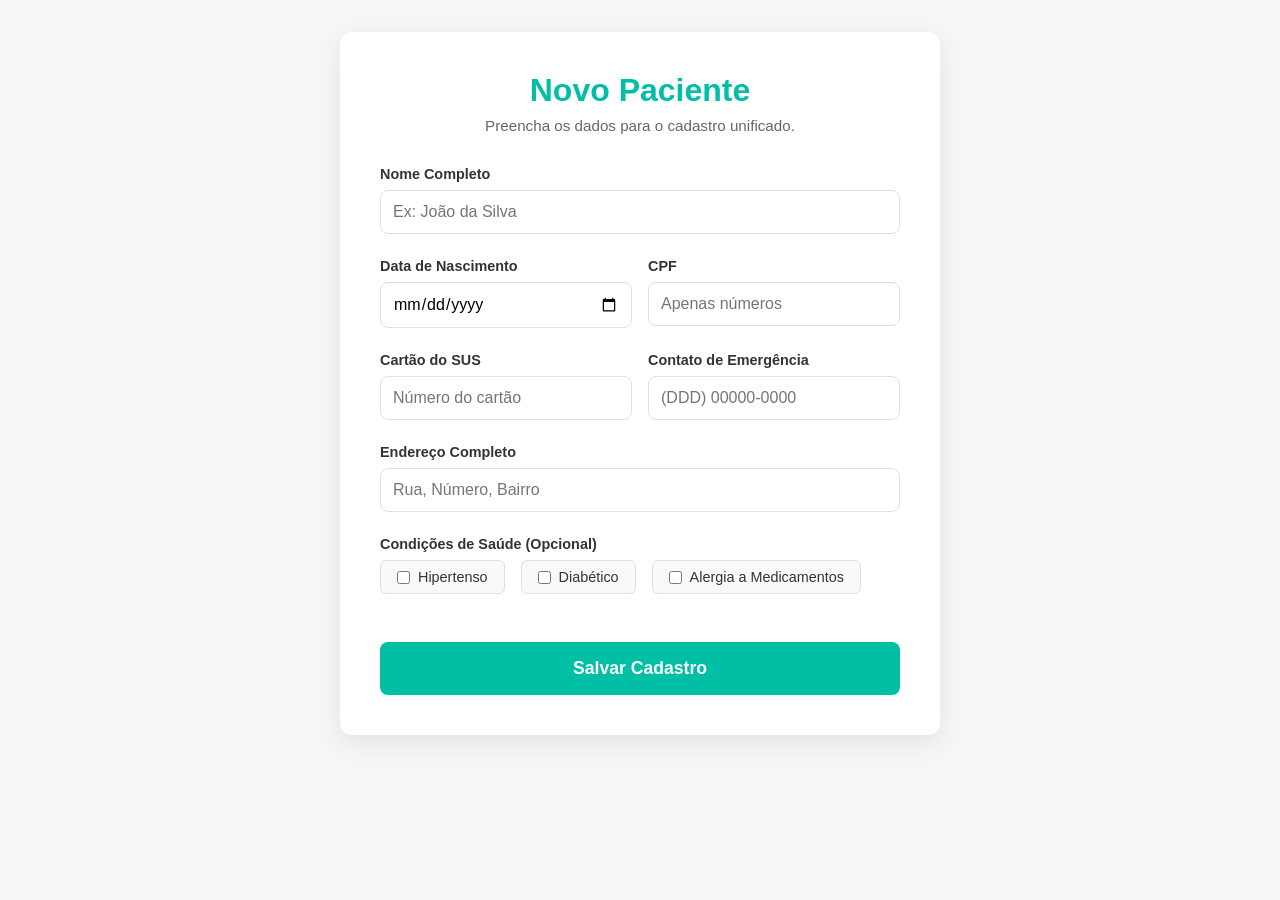
<file: index.html>
<!DOCTYPE html>
<html lang="pt-BR">
<head>
    <meta charset="UTF-8">
    <meta name="viewport" content="width=device-width, initial-scale=1.0">
    <title>Cadastro de Paciente - Triagem Digital</title>
    <link rel="stylesheet" href="style.css">
</head>
<body>
    <div class="container">
        <header>
            <h1>Novo Paciente</h1>
            <p>Preencha os dados para o cadastro unificado.</p>
        </header>

        <form id="cadastroForm">
            <div class="form-group">
                <label for="nome">Nome Completo</label>
                <input type="text" id="nome" name="nome" placeholder="Ex: João da Silva" required>
            </div>

            <div class="form-row">
                <div class="form-group half">
                    <label for="dataNascimento">Data de Nascimento</label>
                    <input type="date" id="dataNascimento" name="dataNascimento" required>
                </div>
                <div class="form-group half">
                    <label for="cpf">CPF</label>
                    <input type="number" id="cpf" name="cpf" placeholder="Apenas números" required>
                </div>
            </div>

            <div class="form-row">
                <div class="form-group half">
                    <label for="cartaoSus">Cartão do SUS</label>
                    <input type="number" id="cartaoSus" name="cartaoSus" placeholder="Número do cartão" required>
                </div>
                <div class="form-group half">
                    <label for="contato">Contato de Emergência</label>
                    <input type="number" id="contato" name="contato" placeholder="(DDD) 00000-0000">
                </div>
            </div>

            <div class="form-group">
                <label for="endereco">Endereço Completo</label>
                <input type="text" id="endereco" name="endereco" placeholder="Rua, Número, Bairro" required>
            </div>

            <div class="form-group">
                <label>Condições de Saúde (Opcional)</label>
                <div class="checkbox-group">
                    <label><input type="checkbox" name="condicoes" value="Hipertenso"> Hipertenso</label>
                    <label><input type="checkbox" name="condicoes" value="Diabetico"> Diabético</label>
                    <label><input type="checkbox" name="condicoes" value="Alergia"> Alergia a Medicamentos</label>
                </div>
            </div>

            <button type="submit" class="btn-submit">Salvar Cadastro</button>
        </form>
    </div>
    
    <script src="script.js"></script>
</body>
</html>
</file>
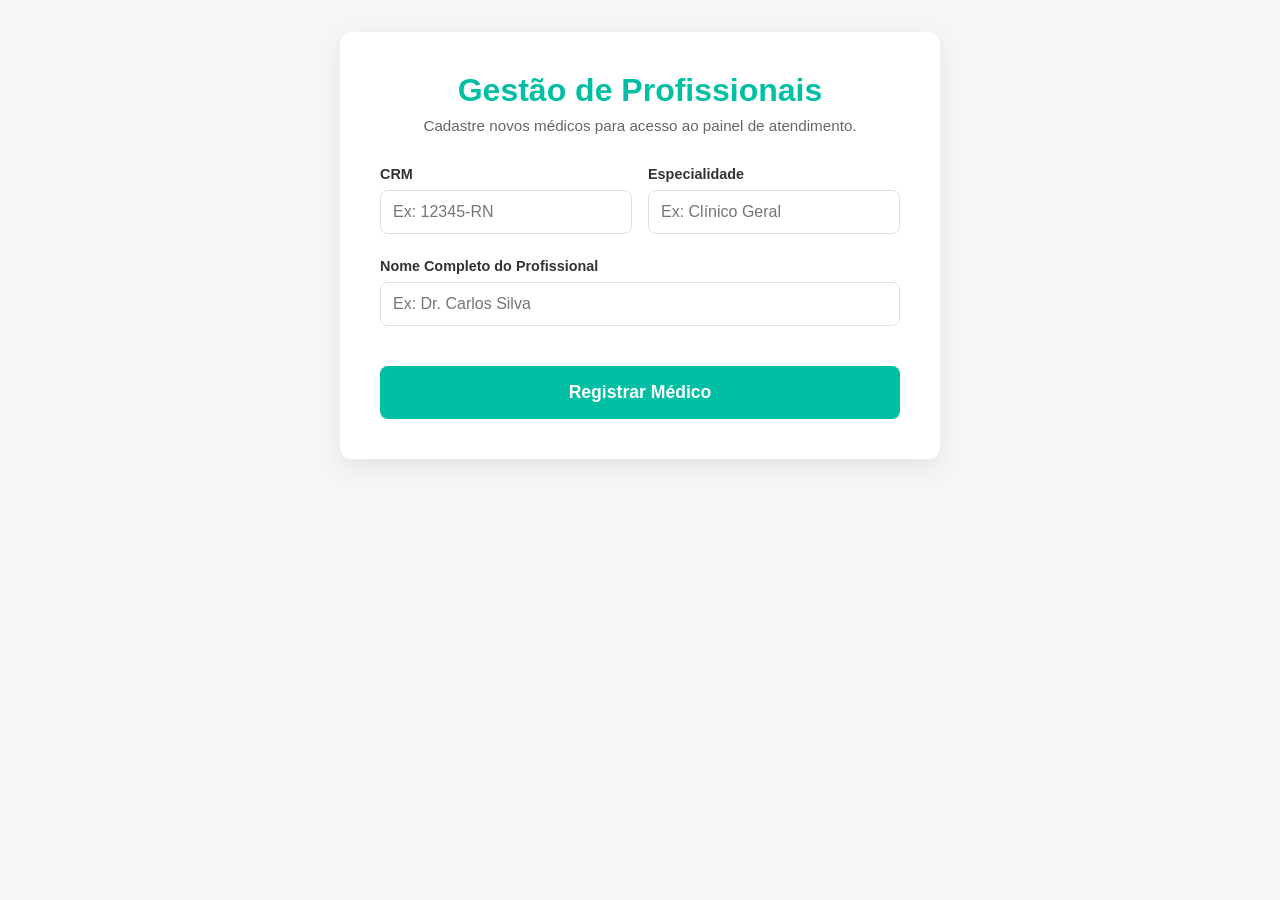
<file: admin.html>
<!DOCTYPE html>
<html lang="pt-BR">
<head>
    <meta charset="UTF-8">
    <meta name="viewport" content="width=device-width, initial-scale=1.0">
    <title>Administração - Sistema Hospitalar</title>
    <link rel="stylesheet" href="style.css">
</head>
<body>
    <div class="container">
        <header>
            <h1>Gestão de Profissionais</h1>
            <p>Cadastre novos médicos para acesso ao painel de atendimento.</p>
        </header>

        <form id="cadastroMedicoForm">
            <div class="form-row">
                <div class="form-group half">
                    <label for="crmMedico">CRM</label>
                    <input type="text" id="crmMedico" placeholder="Ex: 12345-RN" required>
                </div>
                <div class="form-group half">
                    <label for="especialidadeMedico">Especialidade</label>
                    <input type="text" id="especialidadeMedico" placeholder="Ex: Clínico Geral" required>
                </div>
            </div>

            <div class="form-group">
                <label for="nomeMedico">Nome Completo do Profissional</label>
                <input type="text" id="nomeMedico" placeholder="Ex: Dr. Carlos Silva" required>
            </div>

            <button type="submit" class="btn-submit">Registrar Médico</button>
        </form>
    </div>

    <script src="admin.js"></script>
</body>
</html>
</file>
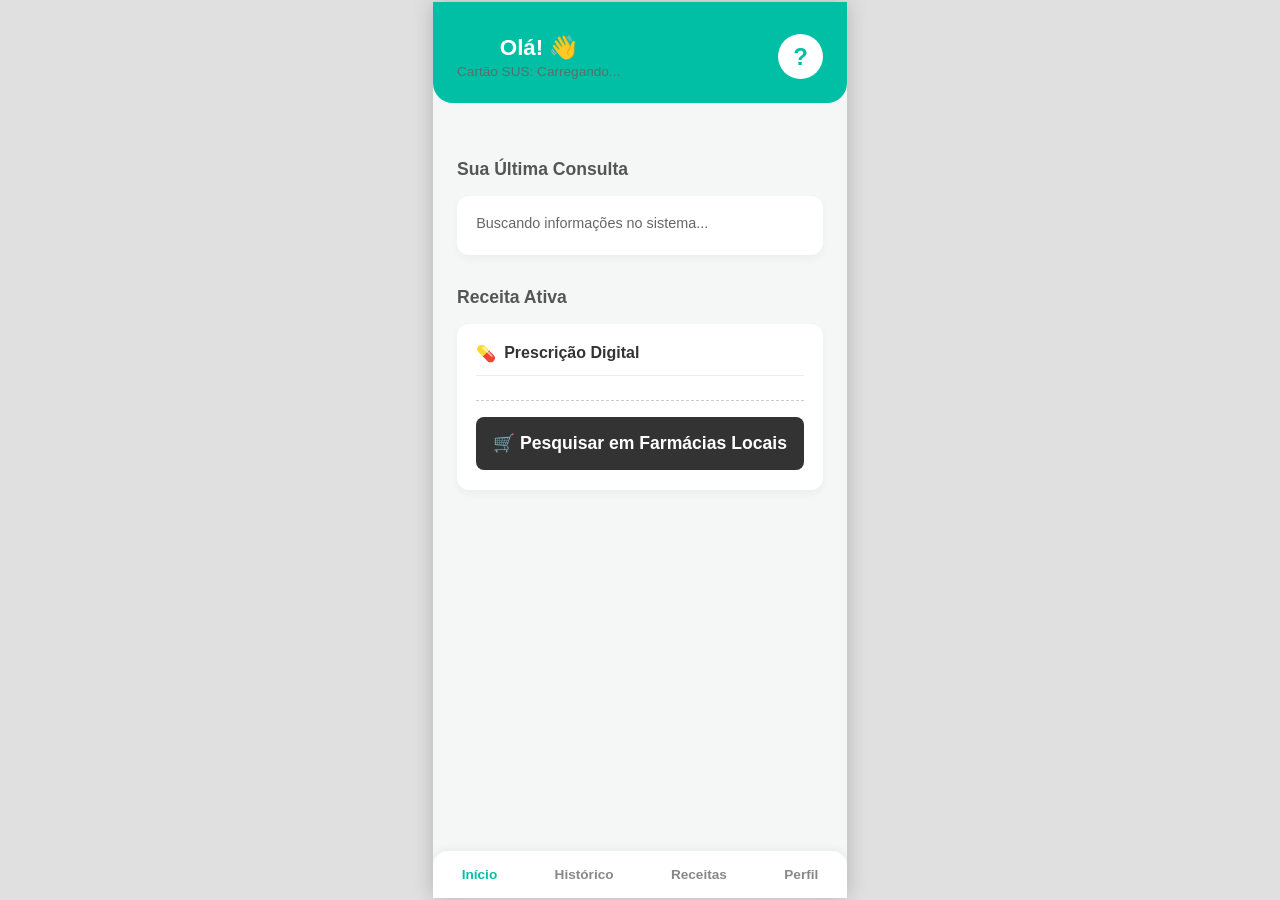
<file: app_paciente.html>
<!DOCTYPE html>
<html lang="pt-BR">
<head>
    <meta charset="UTF-8">
    <meta name="viewport" content="width=device-width, initial-scale=1.0, maximum-scale=1.0, user-scalable=no">
    <title>Meu SUS Digital - Luís Gomes</title>
    <link rel="stylesheet" href="style.css">
</head>
<body class="app-body">
    <div class="app-container">
        
        <header class="app-header">
            <div class="user-greeting">
                <h2 id="nomeUsuario">Olá! 👋</h2>
                <p id="susUsuario">Cartão SUS: Carregando...</p>
            </div>
            <div class="user-avatar" id="avatarUsuario">?</div>
        </header>

        <main class="app-content">
            
            <div id="tela-inicio" class="tela-app ativa">
                <section class="app-section">
                    <h3>Sua Última Consulta</h3>
                    <div class="card-consulta" id="containerConsulta">
                        <p>Buscando informações no sistema...</p>
                    </div>
                </section>

                <section class="app-section">
                    <h3>Receita Ativa</h3>
                    <div class="card-receita">
                        <div class="receita-header">
                            <span class="icon-receita">💊</span>
                            <h4>Prescrição Digital</h4>
                        </div>
                        <ul class="lista-medicamentos" id="listaPrescricao"></ul>
                        <div class="busca-farmacia">
                            <button class="btn-submit btn-farmacia">🛒 Pesquisar em Farmácias Locais</button>
                        </div>
                    </div>
                </section>
            </div>

            <div id="tela-historico" class="tela-app">
                <section class="app-section">
                    <h3>Histórico Completo</h3>
                    <p style="color: #666; font-size: 0.9rem;">Aqui aparecerão todas as suas consultas anteriores.</p>
                    </section>
            </div>

            <div id="tela-receitas" class="tela-app">
                <section class="app-section">
                    <h3>Minhas Receitas</h3>
                    <p style="color: #666; font-size: 0.9rem;">Aqui ficará o arquivo de receitas e a busca avançada nas farmácias.</p>
                </section>
            </div>

            <div id="tela-perfil" class="tela-app">
                <section class="app-section">
                    <h3>Meu Perfil</h3>
                    <div class="card-consulta" style="text-align: center;">
                        <div class="user-avatar" style="margin: 0 auto 1rem; width: 60px; height: 60px; font-size: 2rem;">👤</div>
                        <h4>Paciente SUS</h4>
                        <p>Gerencie seus dados e configurações do aplicativo aqui.</p>
                    </div>
                </section>
            </div>

        </main>

        <nav class="bottom-nav">
            <a href="#" class="nav-item ativo" onclick="mudarTela('inicio', this)">Início</a>
            <a href="#" class="nav-item" onclick="mudarTela('historico', this)">Histórico</a>
            <a href="#" class="nav-item" onclick="mudarTela('receitas', this)">Receitas</a>
            <a href="#" class="nav-item" onclick="mudarTela('perfil', this)">Perfil</a>
        </nav>

    </div>

    <script src="app_paciente.js"></script>
</body>
</html>
</file>
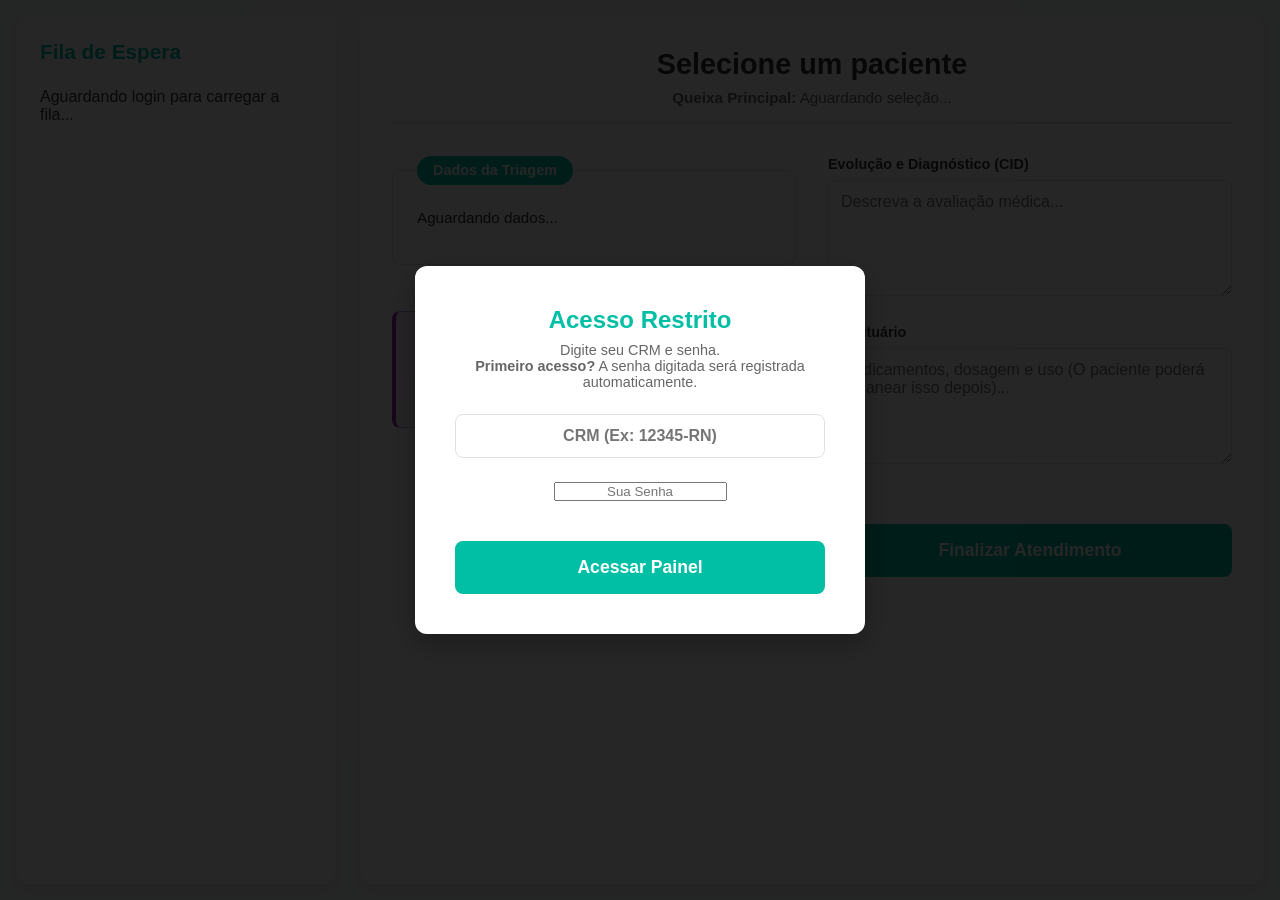
<file: medico.html>
<!DOCTYPE html>
<html lang="pt-BR">
<head>
    <meta charset="UTF-8">
    <meta name="viewport" content="width=device-width, initial-scale=1.0">
    <title>Painel do Médico - Sistema Hospitalar</title>
    <link rel="stylesheet" href="style.css">
</head>
<body class="medico-body">

    <div id="loginMedicoOverlay" class="login-overlay">
        <div class="login-box">
            <h2>Acesso Restrito</h2>
            <p style="font-size: 0.9rem; margin-bottom: 1.5rem; color: #666;">
                Digite seu CRM e senha. <br><strong>Primeiro acesso?</strong> A senha digitada será registrada automaticamente.
            </p>
            
            <div class="form-group">
                <input type="text" id="crmLogin" placeholder="CRM (Ex: 12345-RN)" required style="text-align: center; font-weight: bold;">
            </div>
            
            <div class="form-group">
                <input type="password" id="senhaLogin" placeholder="Sua Senha" required style="text-align: center;">
            </div>
            
            <button id="btnEntrarPlantao" class="btn-submit">Acessar Painel</button>
        </div>
    </div>

    <div class="dashboard-medico">
        
        <aside class="fila-sidebar">
            <h2>Fila de Espera</h2>
            <div class="fila-lista">
                <p>Aguardando login para carregar a fila...</p>
            </div>
        </aside>

        <main class="painel-atendimento">
            <header class="header-atendimento">
                <div class="info-principal">
                    <h1>Selecione um paciente</h1>
                    <p><strong>Queixa Principal:</strong> Aguardando seleção...</p>
                </div>
            </header>

            <div class="atendimento-grid">
                <div class="dados-triagem">
                    <fieldset class="section-box">
                        <legend>Dados da Triagem</legend>
                        <ul class="lista-sinais">
                            <li>Aguardando dados...</li>
                        </ul>
                    </fieldset>

                    <fieldset class="section-box box-ia">
                        <legend>✨ Assistente IA (Análise Prévia)</legend>
                        <p class="alerta-ia"><strong>Atenção:</strong> Aguardando seleção de paciente para análise.</p>
                    </fieldset>
                </div>

                <div class="conduta-medica">
                    <form id="atendimentoForm">
                        <div class="form-group">
                            <label for="diagnostico">Evolução e Diagnóstico (CID)</label>
                            <textarea id="diagnostico" name="diagnostico" rows="5" placeholder="Descreva a avaliação médica..." required></textarea>
                        </div>
                        
                        <div class="form-group">
                            <label for="receita">Receituário</label>
                            <textarea id="receita" name="receita" rows="5" placeholder="Medicamentos, dosagem e uso (O paciente poderá escanear isso depois)..."></textarea>
                        </div>

                        <button type="submit" class="btn-submit btn-finalizar">Finalizar Atendimento</button>
                    </form>
                </div>
            </div>
        </main>
    </div>
    
    <script src="medico.js"></script>
</body>
</html>
</file>
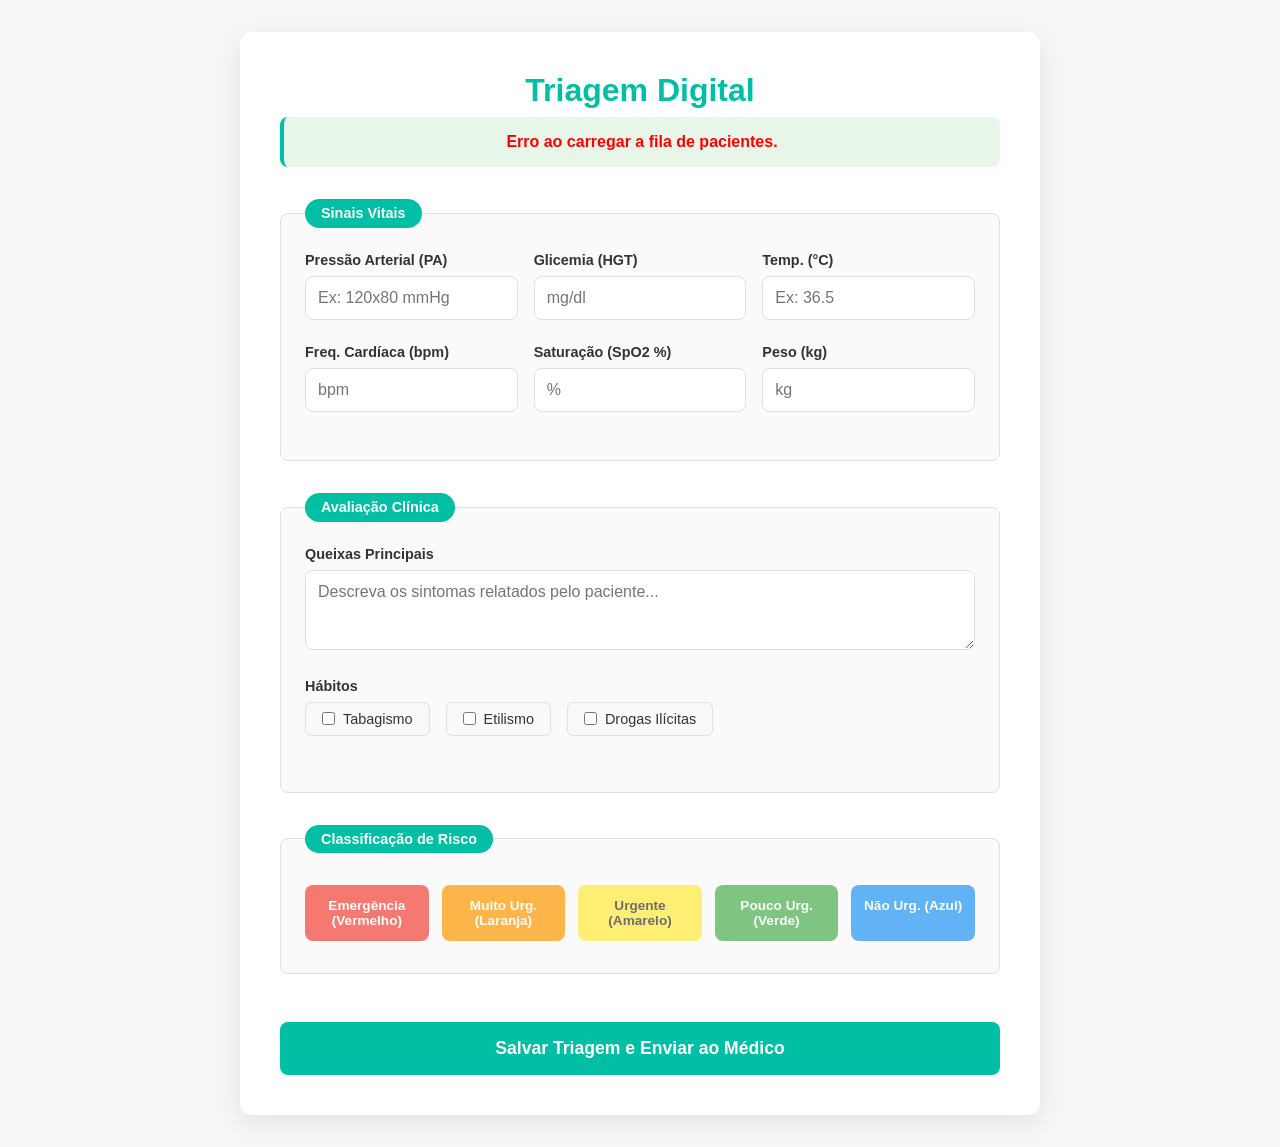
<file: triagem.html>
<!DOCTYPE html>
<html lang="pt-BR">
<head>
    <meta charset="UTF-8">
    <meta name="viewport" content="width=device-width, initial-scale=1.0">
    <title>Triagem - Sistema Hospitalar</title>
    <link rel="stylesheet" href="style.css">
</head>
<body>
    <div class="container container-large">
        <header>
            <h1>Triagem Digital</h1>
            <div class="paciente-info">
                <strong>Paciente em atendimento:</strong> João da Silva (35 anos)
            </div>
        </header>

        <form id="triagemForm">
            <fieldset class="section-box">
                <legend>Sinais Vitais</legend>
                <div class="form-row">
                    <div class="form-group half">
                        <label for="pa">Pressão Arterial (PA)</label>
                        <input type="text" id="pa" name="pa" placeholder="Ex: 120x80 mmHg">
                    </div>
                    <div class="form-group half">
                        <label for="hgt">Glicemia (HGT)</label>
                        <input type="number" id="hgt" name="hgt" placeholder="mg/dl">
                    </div>
                    <div class="form-group half">
                        <label for="temp">Temp. (°C)</label>
                        <input type="number" id="temp" name="temp" step="0.1" placeholder="Ex: 36.5">
                    </div>
                </div>
                <div class="form-row">
                    <div class="form-group half">
                        <label for="fc">Freq. Cardíaca (bpm)</label>
                        <input type="number" id="fc" name="fc" placeholder="bpm">
                    </div>
                    <div class="form-group half">
                        <label for="spo2">Saturação (SpO2 %)</label>
                        <input type="number" id="spo2" name="spo2" placeholder="%">
                    </div>
                    <div class="form-group half">
                        <label for="peso">Peso (kg)</label>
                        <input type="number" id="peso" name="peso" step="0.1" placeholder="kg">
                    </div>
                </div>
            </fieldset>

            <fieldset class="section-box">
                <legend>Avaliação Clínica</legend>
                <div class="form-group">
                    <label for="queixas">Queixas Principais</label>
                    <textarea id="queixas" name="queixas" rows="3" placeholder="Descreva os sintomas relatados pelo paciente..." required></textarea>
                </div>
                
                <div class="form-group">
                    <label>Hábitos</label>
                    <div class="checkbox-group">
                        <label><input type="checkbox" name="habitos" value="Tabagismo"> Tabagismo</label>
                        <label><input type="checkbox" name="habitos" value="Etilismo"> Etilismo</label>
                        <label><input type="checkbox" name="habitos" value="Drogas"> Drogas Ilícitas</label>
                    </div>
                </div>
            </fieldset>

            <fieldset class="section-box">
                <legend>Classificação de Risco</legend>
                <div class="risco-group">
                    <label class="risco-btn vermelho">
                        <input type="radio" name="classificacao" value="Vermelho" required> Emergência (Vermelho)
                    </label>
                    <label class="risco-btn laranja">
                        <input type="radio" name="classificacao" value="Laranja"> Muito Urg. (Laranja)
                    </label>
                    <label class="risco-btn amarelo">
                        <input type="radio" name="classificacao" value="Amarelo"> Urgente (Amarelo)
                    </label>
                    <label class="risco-btn verde">
                        <input type="radio" name="classificacao" value="Verde"> Pouco Urg. (Verde)
                    </label>
                    <label class="risco-btn azul">
                        <input type="radio" name="classificacao" value="Azul"> Não Urg. (Azul)
                    </label>
                </div>
            </fieldset>

            <button type="submit" class="btn-submit">Salvar Triagem e Enviar ao Médico</button>
        </form>
    </div>
    <script src="triagem.js"></script>
</body>
</html>
</file>
<file: style.css>
:root {
    /* Paleta moderna */
    --primary-color: #00BFA5; /* Verde tecnológico */
    --primary-hover: #009688;
    --bg-color: #F4F7F6;
    --text-color: #333333;
    --card-bg: #FFFFFF;
    --border-color: #E0E0E0;
}

* {
    box-sizing: border-box;
    margin: 0;
    padding: 0;
    font-family: 'Segoe UI', Tahoma, Geneva, Verdana, sans-serif;
}

body {
    background-color: var(--bg-color);
    color: var(--text-color);
    display: flex;
    justify-content: center;
    padding: 2rem;
}

.container {
    background-color: var(--card-bg);
    width: 100%;
    max-width: 600px;
    padding: 2.5rem;
    border-radius: 12px;
    box-shadow: 0 8px 24px rgba(0,0,0,0.08);
}

header {
    margin-bottom: 2rem;
    text-align: center;
}

header h1 {
    color: var(--primary-color);
    margin-bottom: 0.5rem;
}

header p {
    color: #666;
    font-size: 0.95rem;
}

.form-group {
    margin-bottom: 1.5rem;
}

.form-row {
    display: flex;
    gap: 1rem;
}

.half {
    flex: 1;
}

label {
    display: block;
    margin-bottom: 0.5rem;
    font-weight: 600;
    font-size: 0.9rem;
}

input[type="text"],
input[type="number"],
input[type="date"] {
    width: 100%;
    padding: 0.75rem;
    border: 1px solid var(--border-color);
    border-radius: 8px;
    font-size: 1rem;
    transition: border-color 0.3s, box-shadow 0.3s;
}

/* Remove as setinhas dos inputs numéricos */
input[type=number]::-webkit-inner-spin-button, 
input[type=number]::-webkit-outer-spin-button { 
  -webkit-appearance: none; 
  margin: 0; 
}

input:focus {
    outline: none;
    border-color: var(--primary-color);
    box-shadow: 0 0 0 3px rgba(0, 191, 165, 0.15);
}

.checkbox-group {
    display: flex;
    gap: 1rem;
    flex-wrap: wrap;
    margin-top: 0.5rem;
}

.checkbox-group label {
    font-weight: normal;
    display: flex;
    align-items: center;
    gap: 0.5rem;
    cursor: pointer;
    background-color: #f9f9f9;
    padding: 0.5rem 1rem;
    border-radius: 6px;
    border: 1px solid var(--border-color);
    transition: background-color 0.2s;
}

.checkbox-group label:hover {
    background-color: #ececec;
}

.btn-submit {
    width: 100%;
    padding: 1rem;
    background-color: var(--primary-color);
    color: white;
    border: none;
    border-radius: 8px;
    font-size: 1.1rem;
    font-weight: bold;
    cursor: pointer;
    transition: background-color 0.3s, transform 0.1s;
    margin-top: 1rem;
}

.btn-submit:hover {
    background-color: var(--primary-hover);
}

.btn-submit:active {
    transform: scale(0.98);
}

/* Ajuste de container para telas com mais campos */
.container-large {
    max-width: 800px;
}

.paciente-info {
    background-color: #E8F5E9; /* Fundo verde clarinho */
    padding: 1rem;
    border-radius: 8px;
    border-left: 4px solid var(--primary-color);
    margin-bottom: 2rem;
    color: #2E7D32;
}

.section-box {
    border: 1px solid var(--border-color);
    border-radius: 8px;
    padding: 1.5rem;
    margin-bottom: 2rem;
    background-color: #FAFAFA;
}

.section-box legend {
    background-color: var(--primary-color);
    color: white;
    padding: 0.4rem 1rem;
    border-radius: 20px;
    font-size: 0.9rem;
    font-weight: bold;
}

textarea {
    width: 100%;
    padding: 0.75rem;
    border: 1px solid var(--border-color);
    border-radius: 8px;
    font-size: 1rem;
    resize: vertical;
    font-family: inherit;
    transition: border-color 0.3s, box-shadow 0.3s;
}

textarea:focus {
    outline: none;
    border-color: var(--primary-color);
    box-shadow: 0 0 0 3px rgba(0, 191, 165, 0.15);
}

/* Botões de Classificação de Risco */
.risco-group {
    display: flex;
    flex-wrap: wrap;
    gap: 0.8rem;
    margin-top: 0.5rem;
}

.risco-btn {
    flex: 1;
    min-width: 120px;
    text-align: center;
    padding: 0.8rem 0.5rem;
    border-radius: 8px;
    color: white;
    font-weight: bold;
    cursor: pointer;
    transition: transform 0.2s, opacity 0.2s;
    font-size: 0.85rem;
}

.risco-btn input[type="radio"] {
    display: none; /* Esconde a bolinha padrão do rádio */
}

/* Efeito quando selecionado (o CSS :has é super moderno e útil aqui) */
.risco-btn:has(input:checked) {
    transform: scale(1.05);
    box-shadow: 0 4px 12px rgba(0,0,0,0.2);
    border: 2px solid #333;
}

.risco-btn:not(:has(input:checked)) {
    opacity: 0.7;
}

.risco-btn:hover {
    opacity: 1;
}

/* Cores do Protocolo de Risco */
.vermelho { background-color: #F44336; }
.laranja { background-color: #FF9800; }
.amarelo { background-color: #FFEB3B; color: #333; } /* Texto escuro para dar contraste no amarelo */
.verde { background-color: #4CAF50; }
.azul { background-color: #2196F3; }

/* Layout Base do Dashboard do Médico */
.medico-body {
    padding: 1rem;
    height: 100vh; /* Ocupa a tela toda */
    overflow: hidden;
}

.dashboard-medico {
    display: grid;
    grid-template-columns: 320px 1fr; /* Fila com 320px, o resto para o atendimento */
    gap: 1.5rem;
    height: 100%;
    max-width: 1400px;
    margin: 0 auto;
}

/* Coluna da Fila de Espera */
.fila-sidebar {
    background-color: var(--card-bg);
    border-radius: 12px;
    padding: 1.5rem;
    box-shadow: 0 4px 12px rgba(0,0,0,0.05);
    display: flex;
    flex-direction: column;
    overflow-y: auto; /* Adiciona rolagem se a fila crescer */
}

.fila-sidebar h2 {
    color: var(--primary-color);
    margin-bottom: 1.5rem;
    font-size: 1.3rem;
}

.card-paciente {
    border: 1px solid var(--border-color);
    border-radius: 8px;
    padding: 1rem;
    margin-bottom: 1rem;
    cursor: pointer;
    transition: all 0.2s;
    background-color: #fff;
}

.card-paciente:hover {
    border-color: var(--primary-color);
    transform: translateY(-2px);
}

.card-paciente.ativo {
    border: 2px solid var(--primary-color);
    box-shadow: 0 4px 12px rgba(0, 191, 165, 0.15);
    background-color: #F0FAF8;
}

.card-header {
    display: flex;
    justify-content: space-between;
    align-items: center;
    margin-bottom: 0.5rem;
}

.badge-risco {
    padding: 0.2rem 0.6rem;
    border-radius: 12px;
    font-size: 0.75rem;
    font-weight: bold;
    color: white;
}

/* Reutilizando as cores de risco que criamos na triagem */
.badge-risco.amarelo { color: #333; }

.tempo-espera {
    font-size: 0.8rem;
    color: #888;
}

.card-paciente h3 {
    font-size: 1rem;
    margin-bottom: 0.3rem;
}

.card-paciente p {
    font-size: 0.85rem;
    color: #666;
}

/* Painel de Atendimento Principal */
.painel-atendimento {
    background-color: var(--card-bg);
    border-radius: 12px;
    padding: 2rem;
    box-shadow: 0 4px 12px rgba(0,0,0,0.05);
    overflow-y: auto;
}

.header-atendimento {
    border-bottom: 2px solid var(--border-color);
    padding-bottom: 1rem;
    margin-bottom: 2rem;
}

.info-principal h1 {
    font-size: 1.8rem;
    margin-bottom: 0.5rem;
    color: #333;
}

.atendimento-grid {
    display: grid;
    grid-template-columns: 1fr 1fr; /* Divide a triagem e a conduta no meio */
    gap: 2rem;
}

.lista-sinais {
    list-style: none;
}

.lista-sinais li {
    margin-bottom: 0.5rem;
    font-size: 0.95rem;
    border-bottom: 1px solid #eee;
    padding-bottom: 0.3rem;
}

/* Caixa Especial para a Inteligência Artificial */
.box-ia {
    background: linear-gradient(145deg, #F3E5F5, #FFF); /* Um tom de roxo/mágico para destacar a IA */
    border: 1px solid #CE93D8;
    border-left: 4px solid #9C27B0;
}

.box-ia legend {
    background-color: #9C27B0; /* Cor diferente para destacar que é a IA falando */
}

.alerta-ia {
    font-size: 0.9rem;
    color: #4A148C;
    margin-bottom: 0.8rem;
    line-height: 1.4;
}

.btn-finalizar {
    margin-top: 2rem;
}

/* =========================================
   ESTILOS ESPECÍFICOS DO APP DO PACIENTE
   ========================================= */
.app-body {
    background-color: #e0e0e0; 
    display: flex;
    justify-content: center;
    align-items: center;
    height: 100vh;
    margin: 0;
    padding: 0;
}

.app-container {
    background-color: var(--bg-color);
    width: 100%;
    max-width: 414px; /* Simula a largura de um celular */
    height: 100vh;
    max-height: 896px;
    position: relative;
    display: flex;
    flex-direction: column;
    box-shadow: 0 0 20px rgba(0,0,0,0.2);
    overflow: hidden;
}

.app-header {
    background-color: var(--primary-color);
    color: white;
    padding: 2rem 1.5rem 1.5rem;
    display: flex;
    justify-content: space-between;
    align-items: center;
    border-bottom-left-radius: 20px;
    border-bottom-right-radius: 20px;
}

.user-greeting h2 { font-size: 1.4rem; margin-bottom: 0.2rem; }
.user-greeting p { font-size: 0.85rem; opacity: 0.9; }

.user-avatar {
    width: 45px; height: 45px;
    background-color: white; color: var(--primary-color);
    border-radius: 50%; display: flex; justify-content: center;
    align-items: center; font-size: 1.5rem; font-weight: bold;
}

.app-content {
    flex: 1; overflow-y: auto; padding: 1.5rem;
    padding-bottom: 80px; /* Espaço para não cobrir o menu inferior */
}

.app-section { margin-bottom: 2rem; }
.app-section h3 { font-size: 1.1rem; color: #555; margin-bottom: 1rem; }

.card-consulta, .card-receita {
    background-color: white; border-radius: 12px;
    padding: 1.2rem; box-shadow: 0 4px 10px rgba(0,0,0,0.04);
}

.consulta-data { font-size: 0.8rem; color: var(--primary-color); font-weight: bold; margin-bottom: 0.5rem; }
.card-consulta h4 { margin-bottom: 0.5rem; }
.card-consulta p { font-size: 0.9rem; color: #666; margin-bottom: 0.3rem; }

.receita-header { display: flex; align-items: center; gap: 0.5rem; margin-bottom: 1rem; border-bottom: 1px solid #eee; padding-bottom: 0.8rem; }
.lista-medicamentos { list-style: none; }
.lista-medicamentos li { margin-bottom: 1rem; }
.med-info strong { display: block; font-size: 0.95rem; }

.busca-farmacia { margin-top: 1.5rem; padding-top: 1rem; border-top: 1px dashed #ccc; text-align: center; }
.btn-farmacia { background-color: #333; margin-top: 0; }

.bottom-nav {
    position: absolute; bottom: 0; width: 100%;
    background-color: white; display: flex; justify-content: space-around;
    padding: 1rem 0; box-shadow: 0 -2px 10px rgba(0,0,0,0.05);
    border-top-left-radius: 15px; border-top-right-radius: 15px;
}

.nav-item { text-decoration: none; color: #888; font-size: 0.85rem; font-weight: 600; }
.nav-item.ativo { color: var(--primary-color); }

/* =========================================
   RESPONSIVIDADE - TELA DO MÉDICO (MOBILE)
   ========================================= */
@media screen and (max-width: 900px) {
    /* Libera a altura fixa para permitir a rolagem natural no celular */
    .medico-body {
        height: auto;
        overflow-y: auto;
        padding: 0.5rem;
    }

    /* Muda o grid principal de duas colunas para uma coluna empilhada */
    .dashboard-medico {
        display: flex;
        flex-direction: column;
        height: auto;
        gap: 1rem;
    }

    /* Ajusta a fila de espera para ficar no topo, com limite de altura */
    .fila-sidebar {
        max-height: 350px; /* Cria uma barra de rolagem só para a fila */
        border-bottom: 3px solid var(--primary-color);
        padding: 1rem;
    }

    /* Ajusta o espaçamento do painel principal */
    .painel-atendimento {
        padding: 1rem;
        overflow-y: visible;
    }

    /* Empilha a área de "Dados da Triagem" e a área de "Conduta Médica" */
    .atendimento-grid {
        grid-template-columns: 1fr;
        gap: 1.5rem;
    }

    /* Ajusta o tamanho da fonte do título para não quebrar a tela */
    .info-principal h1 {
        font-size: 1.4rem;
    }
}


/* =========================================
   CONTROLE DAS ABAS DO APLICATIVO (Ocultar/Mostrar)
   ========================================= */
.tela-app {
    display: none; /* Esconde todas as telas por padrão */
    animation: fadeIn 0.3s ease; /* Efeito suave ao abrir a tela */
}

.tela-app.ativa {
    display: block; /* Mostra apenas a tela que foi clicada */
}

/* Animação suave na troca de abas */
@keyframes fadeIn {
    from { opacity: 0; transform: translateY(10px); }
    to { opacity: 1; transform: translateY(0); }
}


/* =========================================
   TELA DE IDENTIFICAÇÃO DO MÉDICO
   ========================================= */
.login-overlay {
    position: fixed;
    top: 0; left: 0; width: 100%; height: 100%;
    background-color: rgba(0, 0, 0, 0.85); /* Fundo escuro transparente */
    display: flex;
    justify-content: center;
    align-items: center;
    z-index: 9999; /* Fica por cima de tudo */
}

.login-box {
    background-color: var(--card-bg);
    padding: 2.5rem;
    border-radius: 12px;
    width: 90%;
    max-width: 450px;
    text-align: center;
    box-shadow: 0 10px 30px rgba(0,0,0,0.3);
}

.login-box h2 {
    color: var(--primary-color);
    margin-bottom: 0.5rem;
}

.login-box select {
    width: 100%;
    padding: 1rem;
    margin: 1.5rem 0;
    border-radius: 8px;
    border: 1px solid var(--border-color);
    font-size: 1rem;
    background-color: #f9f9f9;
}
</file>
